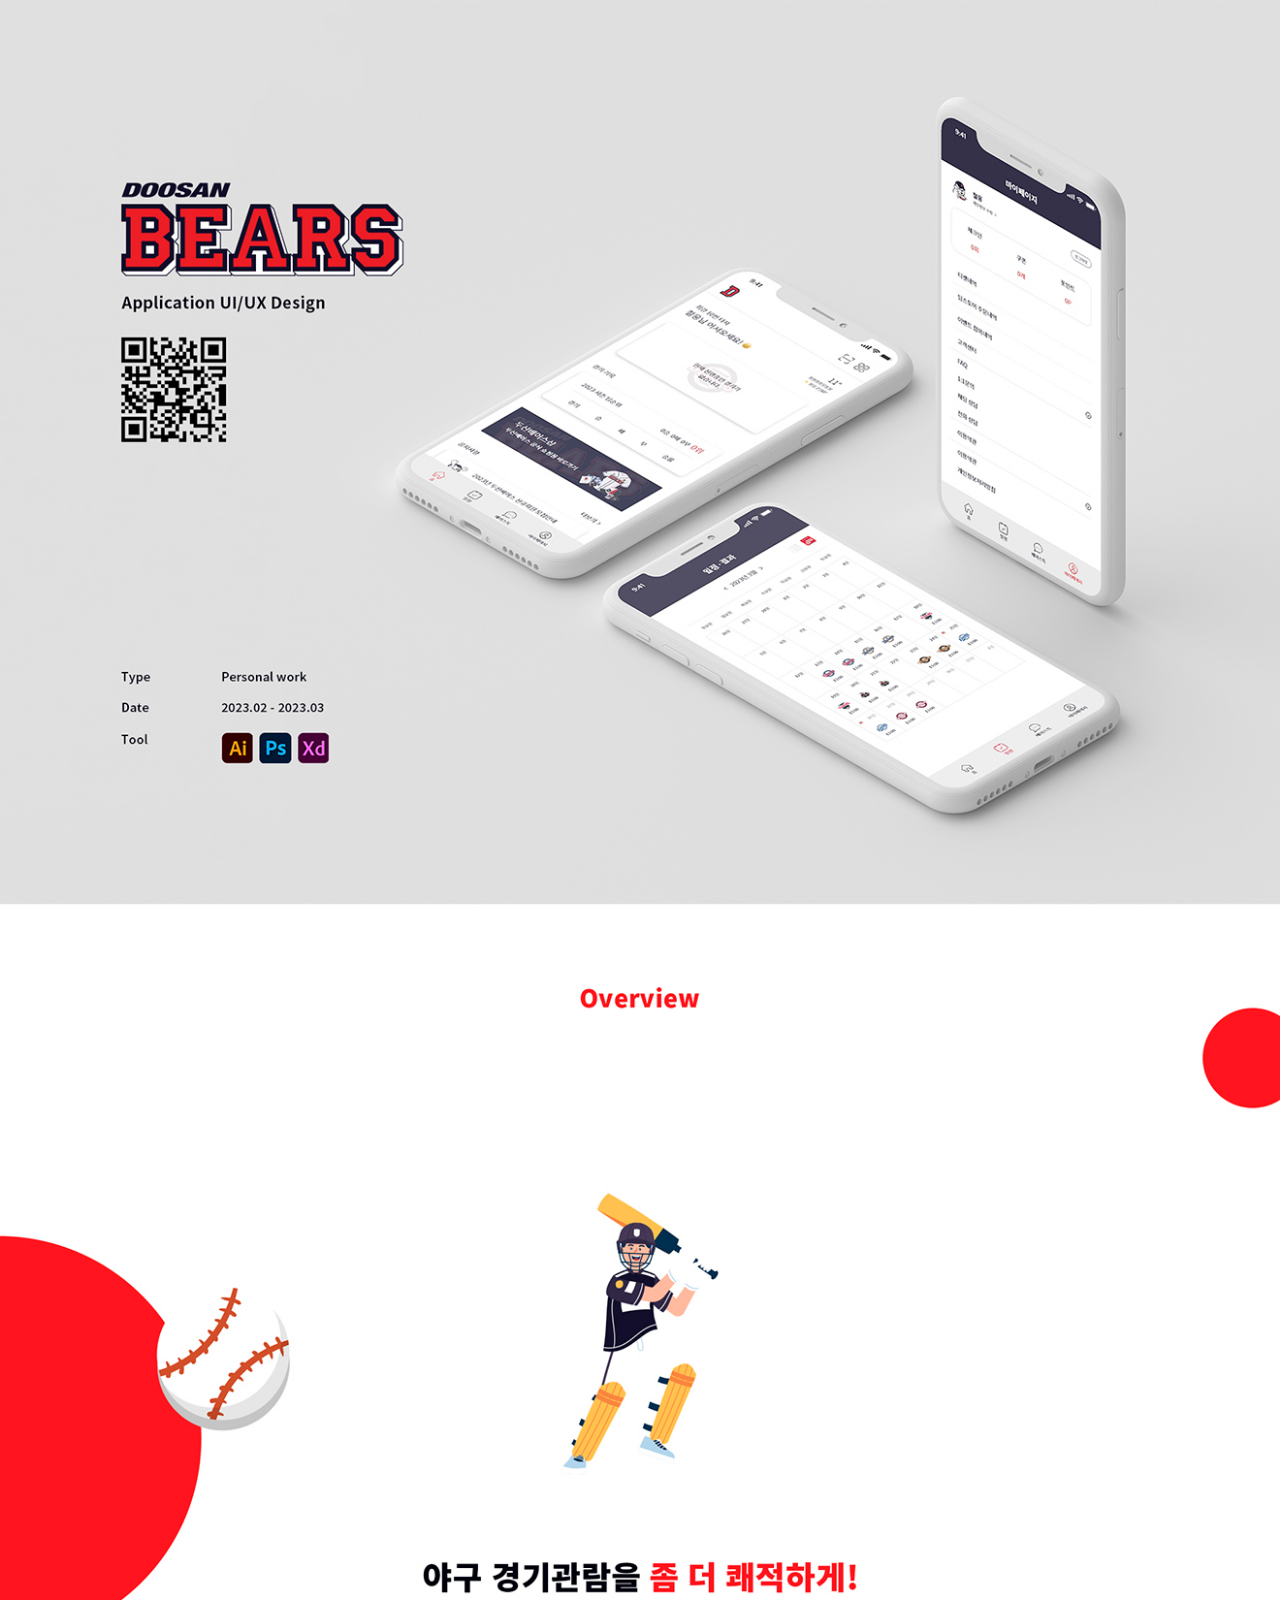
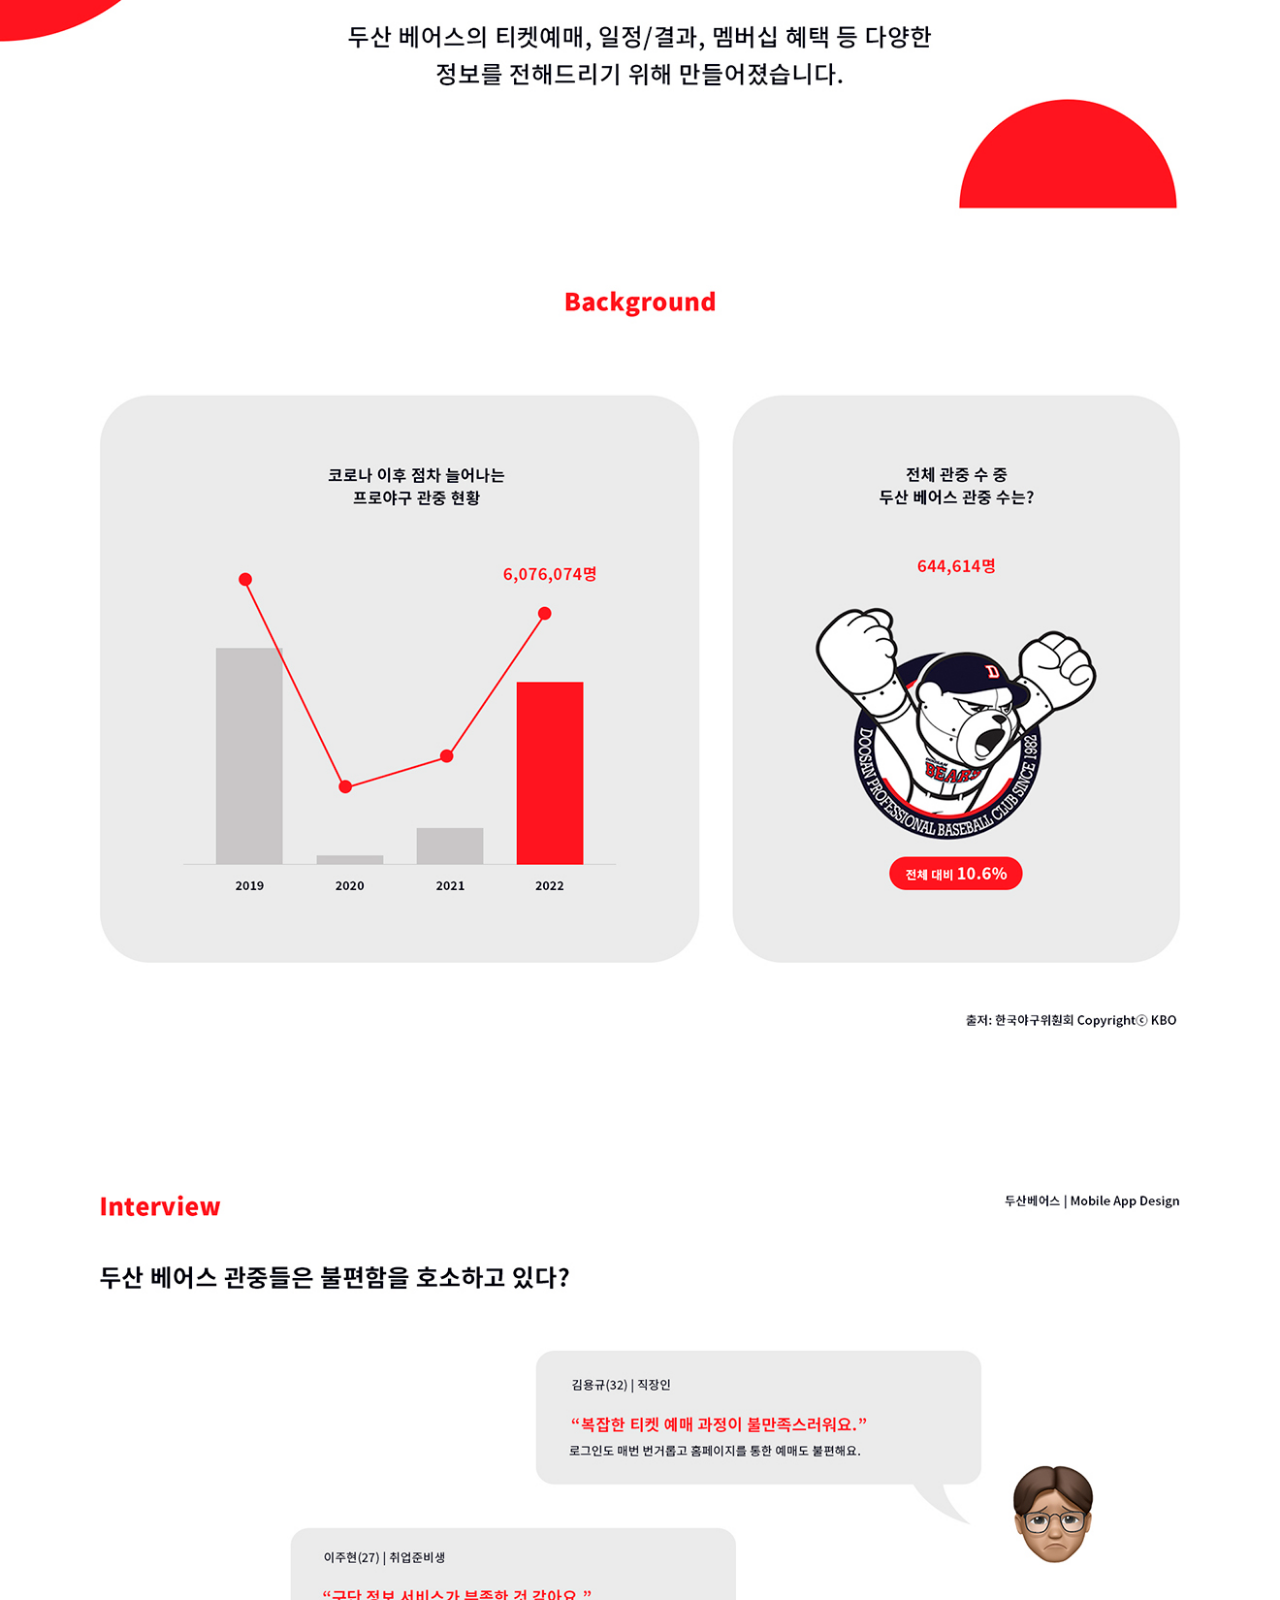
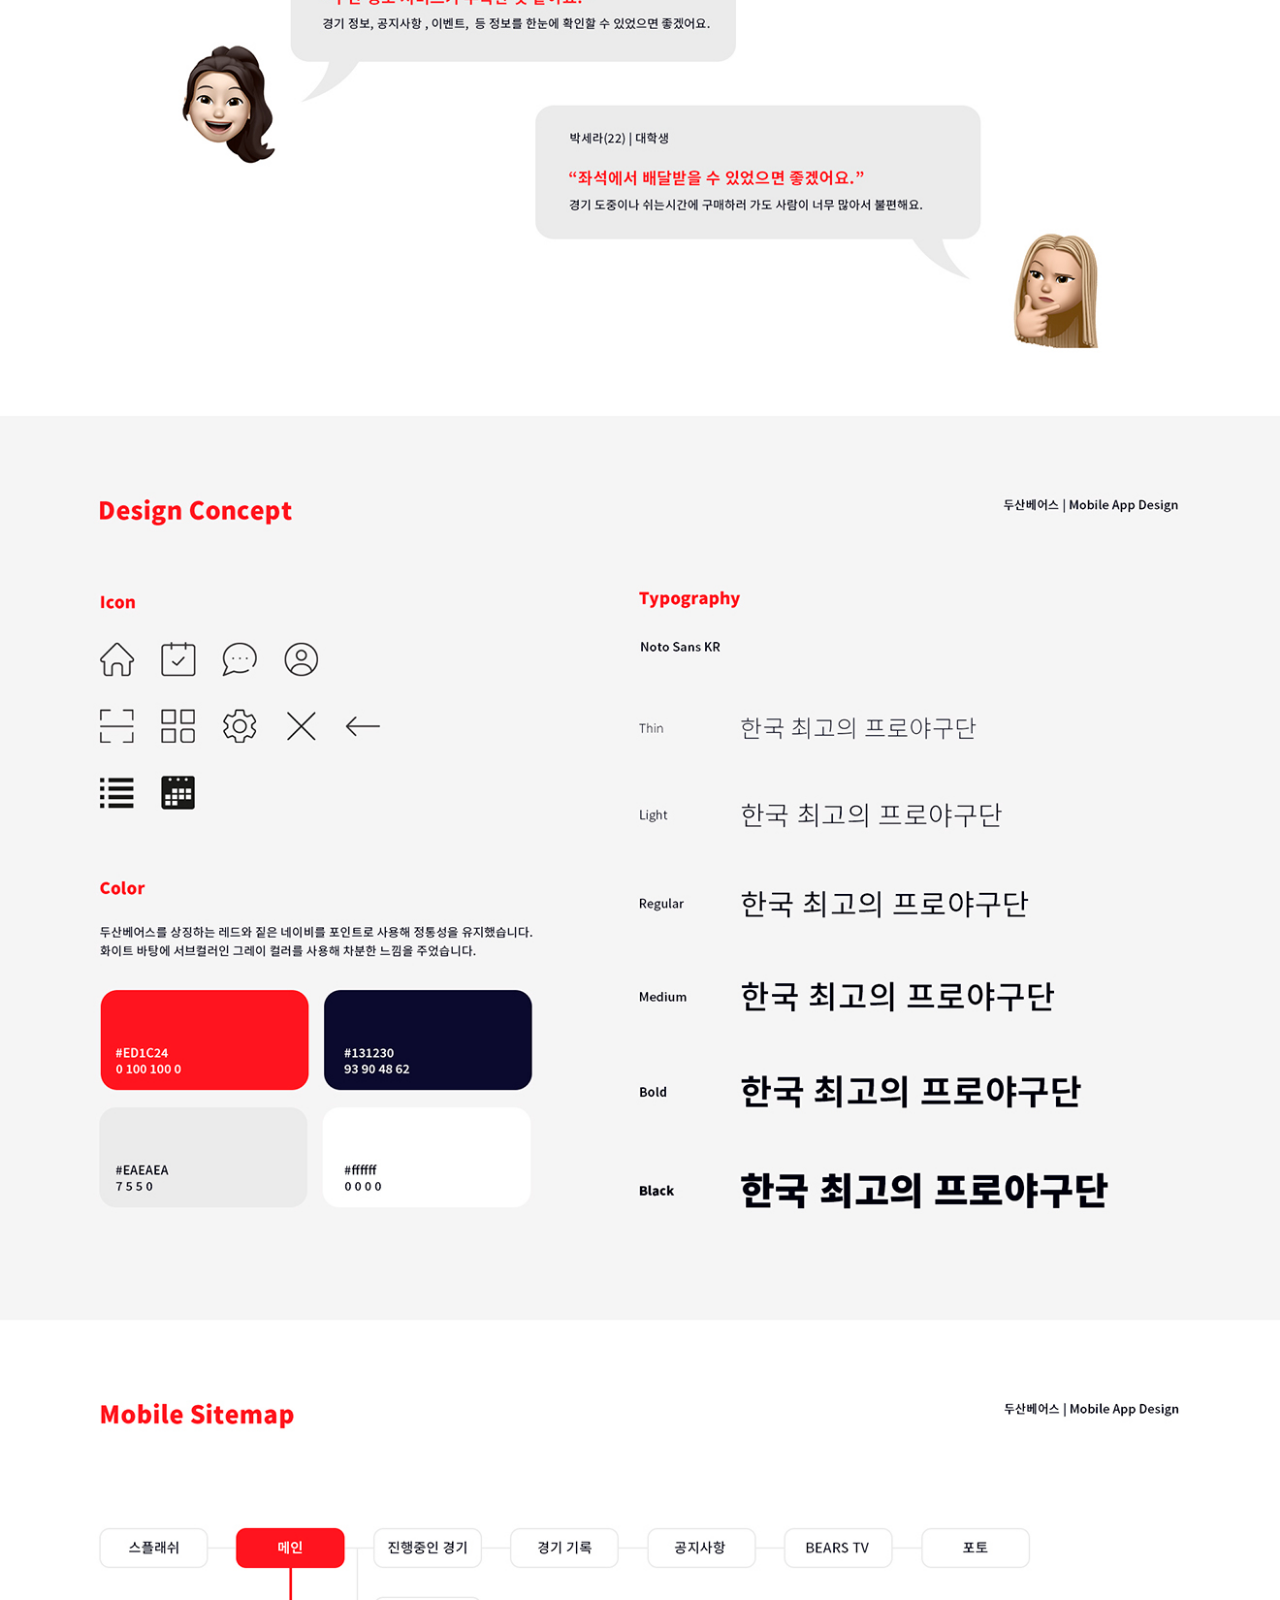
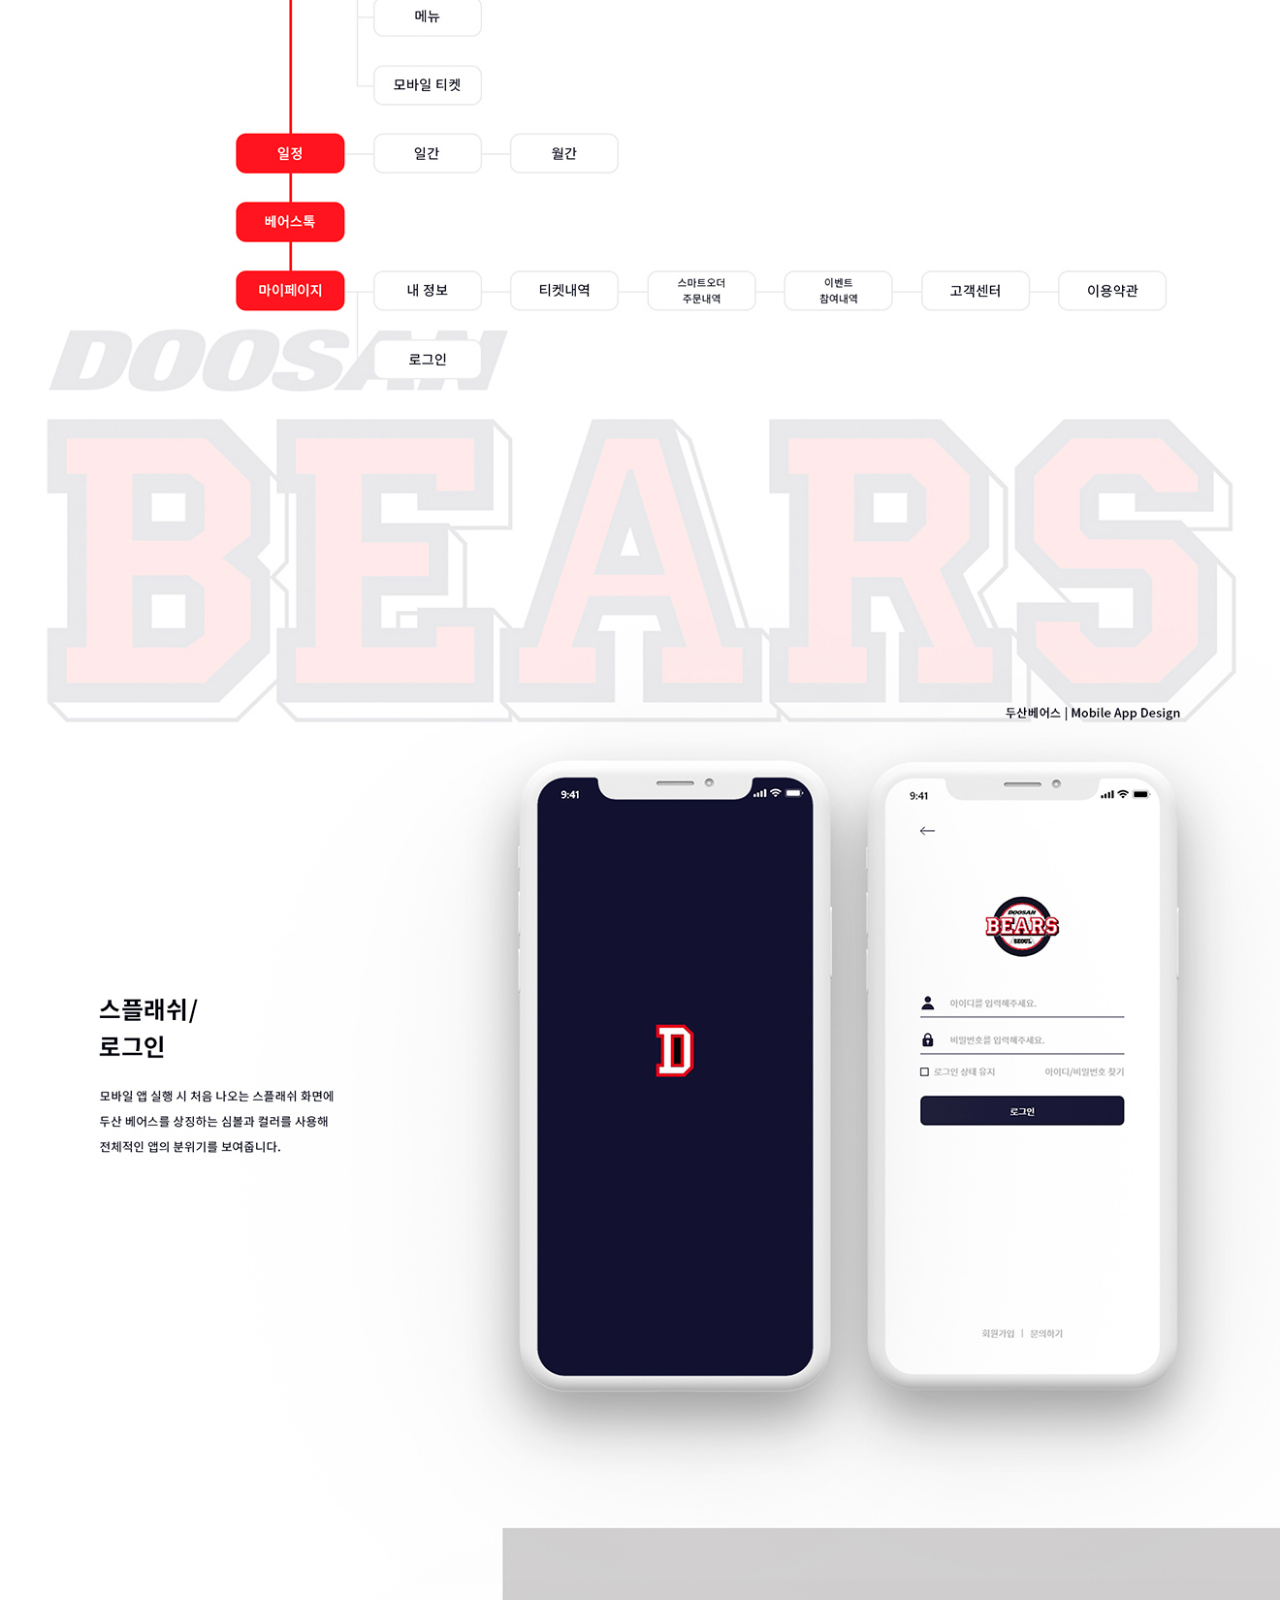
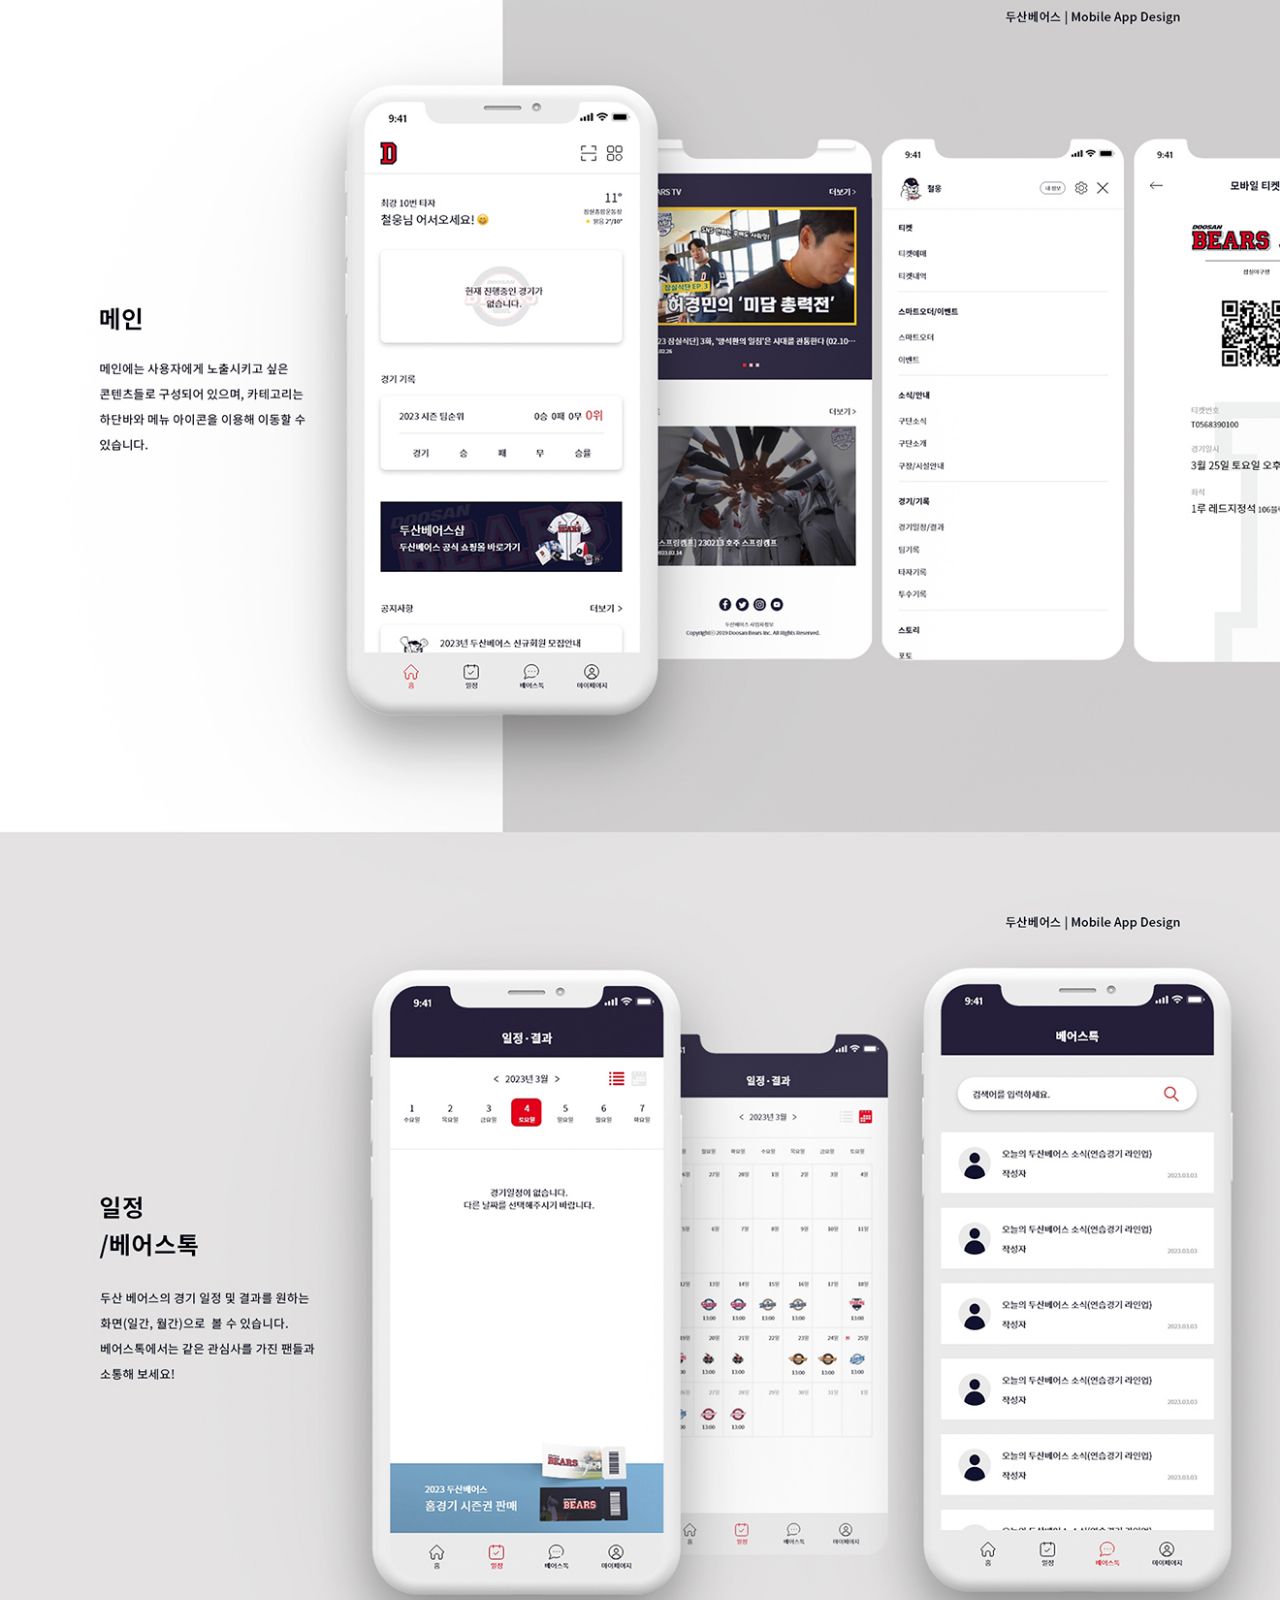
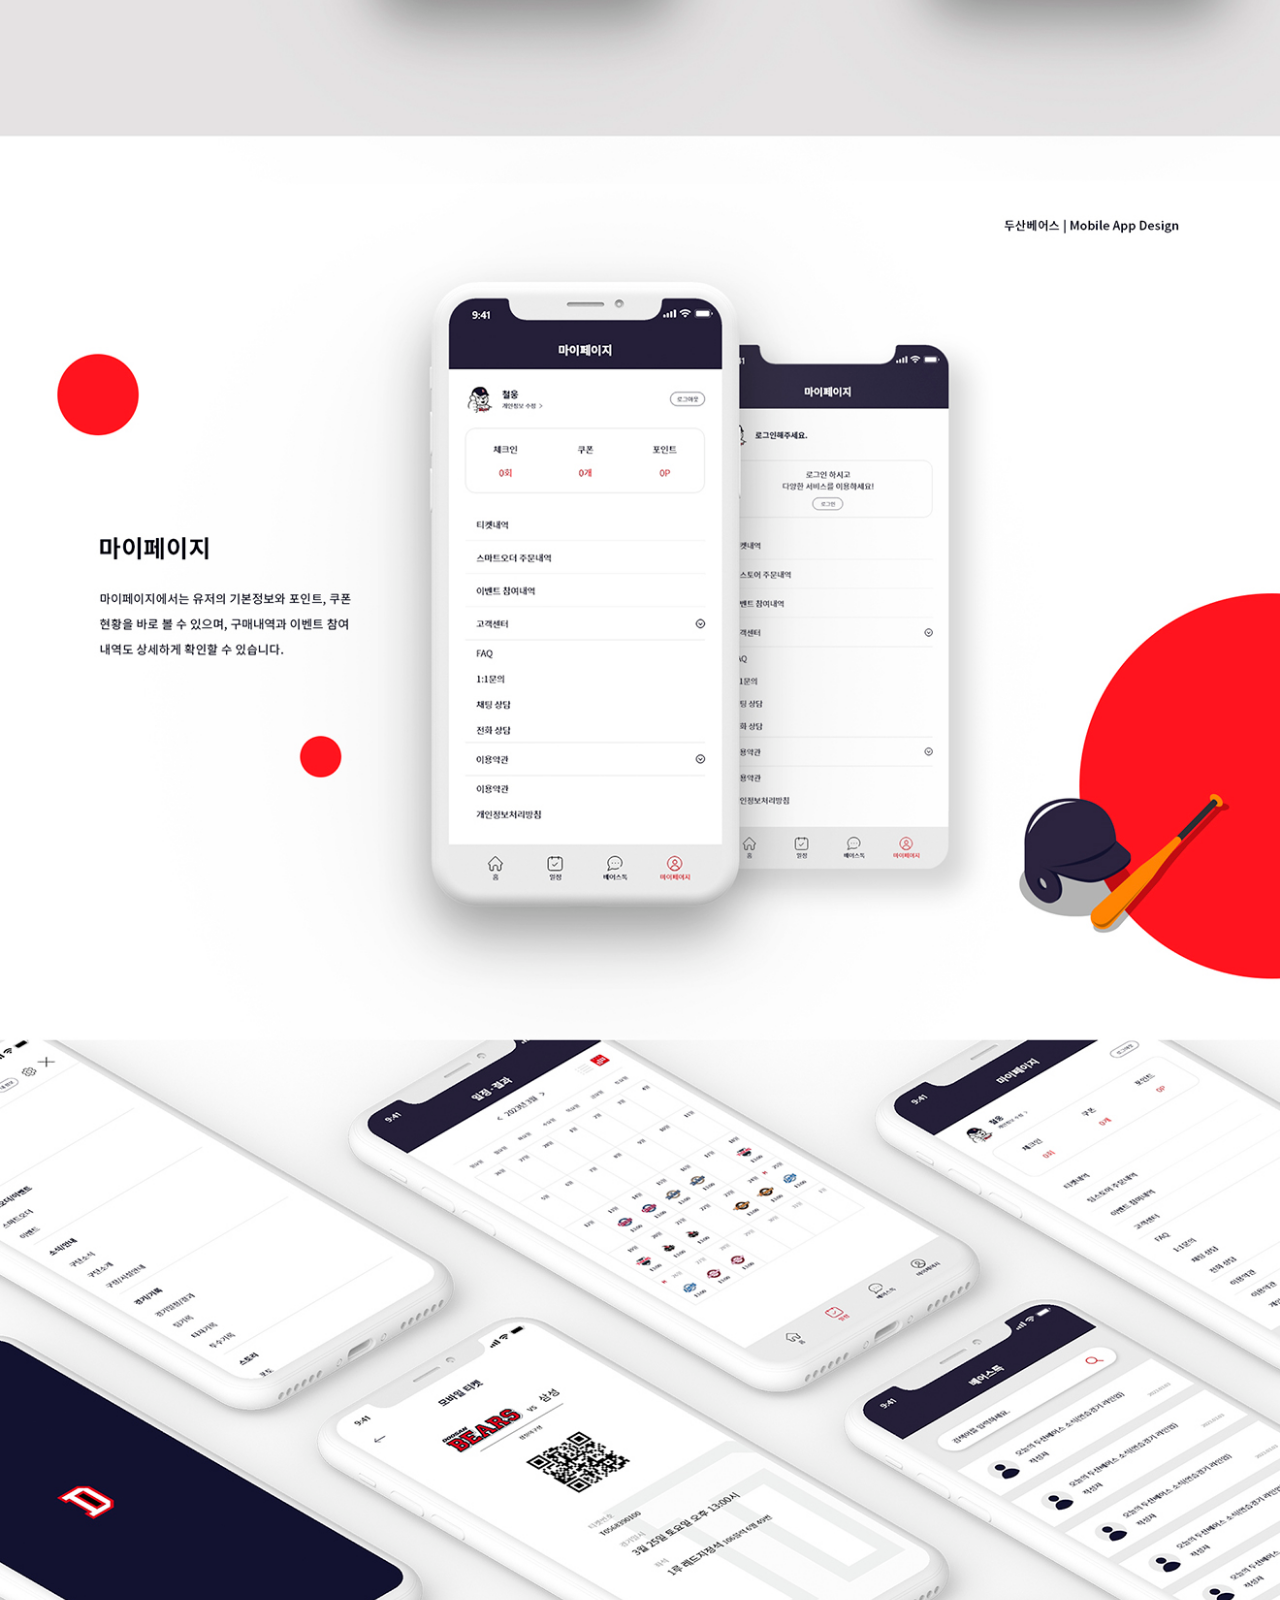
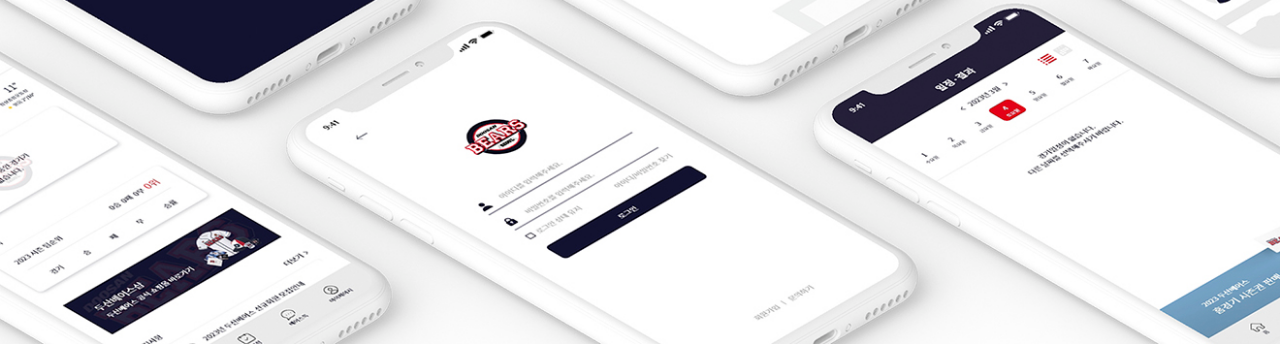
<file: mobileguide.html>
<!DOCTYPE html>
<html lang="ko">

<head>
    <meta charset="UTF-8">
    <meta http-equiv="X-UA-Compatible" content="IE=edge">
    <meta name="viewport" content="width=device-width, initial-scale=1.0">
    <title>mobile guide</title>
    <style>
        * {
            margin: 0;
            padding: 0;
        }

        a {
            text-decoration: none;
            color:inherit;
        }

        body{
            background-color: #131230;
        }
        
        #imgbox {
            max-width: 1320px;
            margin: 0 auto;
        }

        #imgbox img {
            width: 100%;
            display: block;
        }
    </style>
</head>

<body>

    <div id="imgbox">
        <img src="./images/mobile.jpg" alt="웹가이드">
        
    </div>

</body>

</html>
</file>
